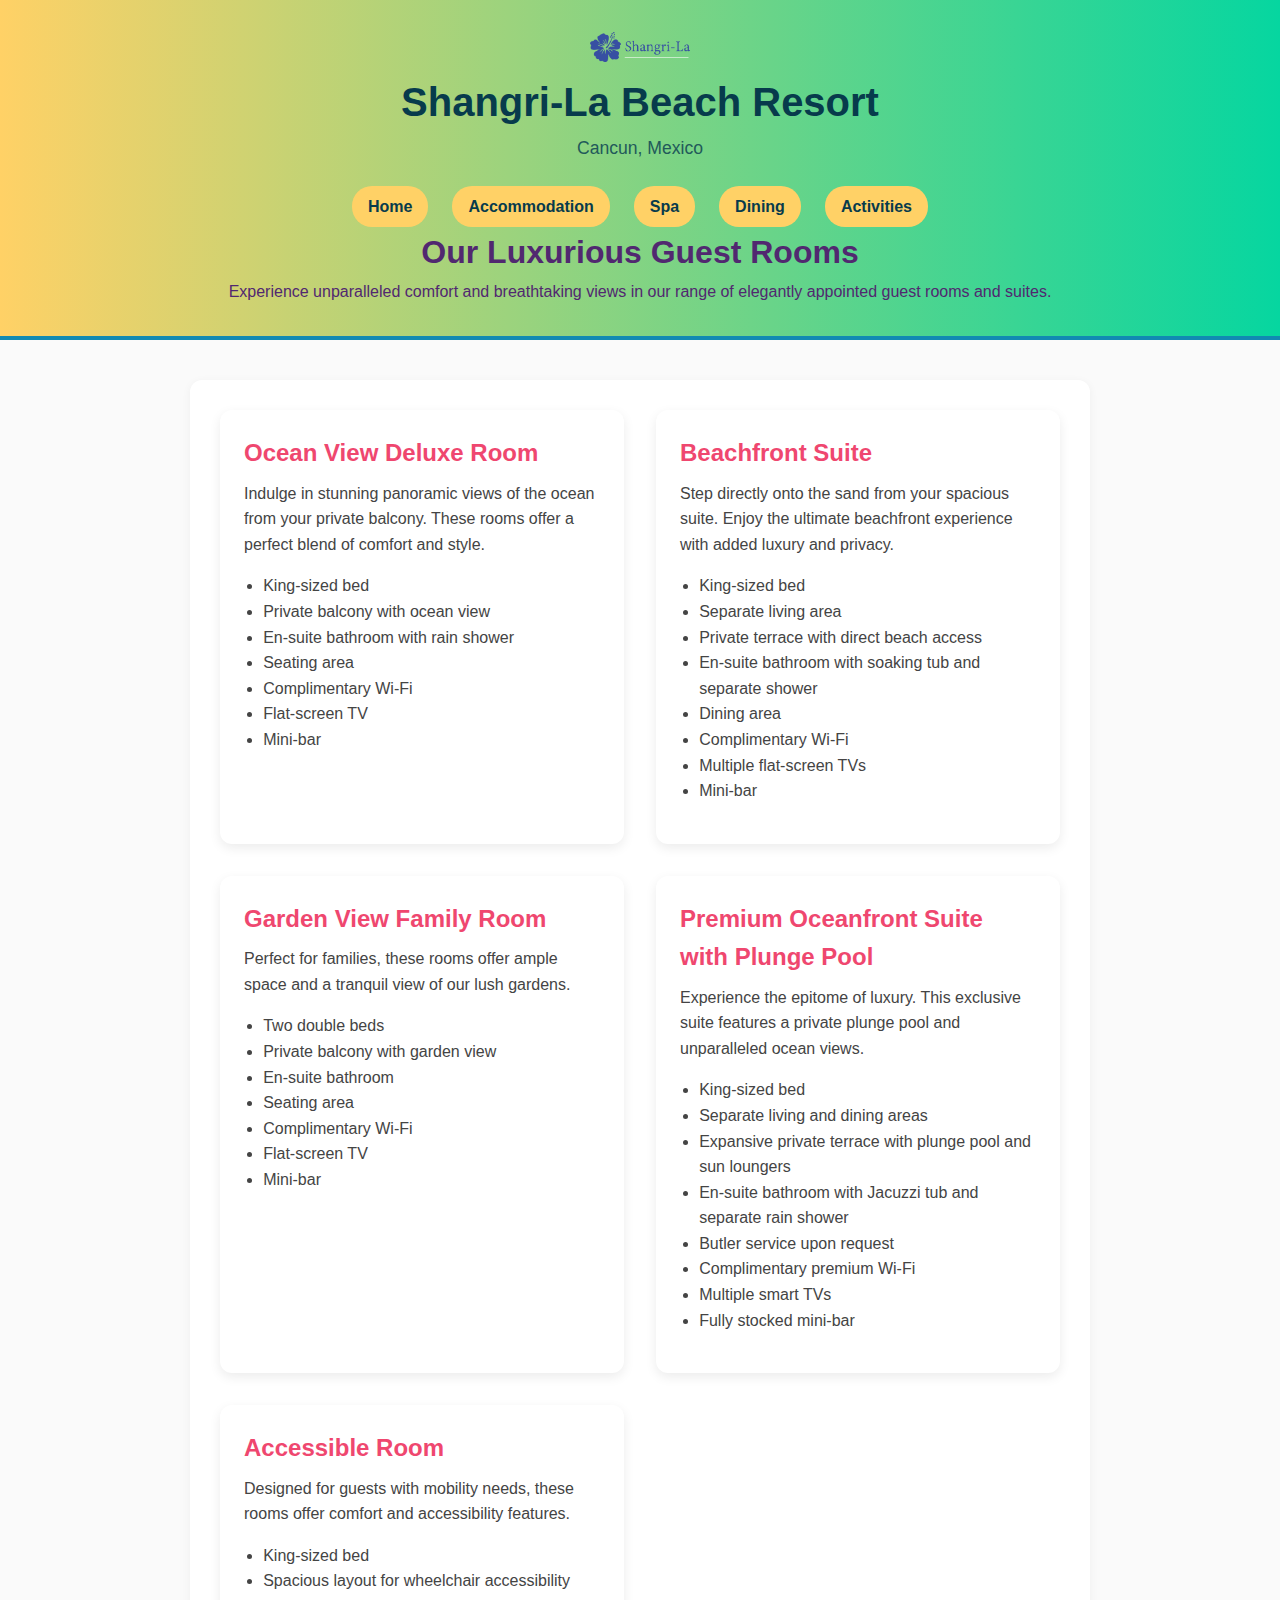
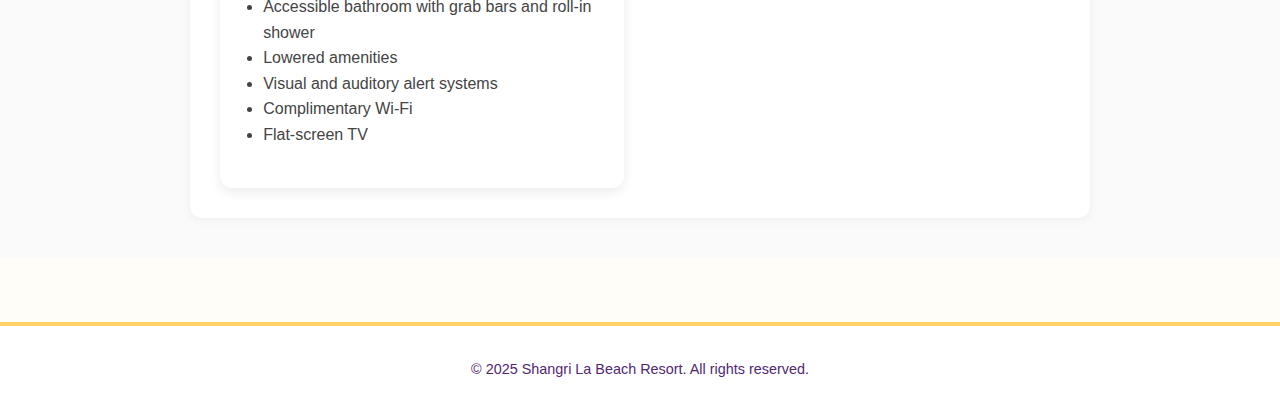
<file: accommodation.html>
<!DOCTYPE html>
<html lang="en">
<head>
  <meta charset="UTF-8" />
  <meta name="viewport" content="width=device-width, initial-scale=1.0"/>
  <title>Accommodations – Shangri La Beach Resort</title>
  <link rel="stylesheet" href="styles.css" />
</head>
<body>

  <header>
    <div class="header-top">
        <a href="index.html">
          <img src="Photos/logo.png" alt="Shangri-La Logo" class="logo" />
        </a>
        <div class="header-text">
          <h1>Shangri-La Beach Resort</h1>
          <p>Cancun, Mexico</p>
        </div>
      </div>
    
      <nav>
        <a href="index.html">Home</a>
        <a href="accommodation.html">Accommodation</a>
        <a href="spa.html">Spa</a>
        <a href="dining.html">Dining</a>
        <a href="activities.html">Activities</a>
      </nav>

    <h1>Our Luxurious Guest Rooms</h1>
    <p>Experience unparalleled comfort and breathtaking views in our range of elegantly appointed guest rooms and suites.</p>
  </header>

  <main>
    <section class="section">
      <div class="grid">

        <div class="card accommodation">
          <h3>Ocean View Deluxe Room</h3>
          <p>Indulge in stunning panoramic views of the ocean from your private balcony. These rooms offer a perfect blend of comfort and style.</p>
          <ul class="amenities">
            <li>King-sized bed</li>
            <li>Private balcony with ocean view</li>
            <li>En-suite bathroom with rain shower</li>
            <li>Seating area</li>
            <li>Complimentary Wi-Fi</li>
            <li>Flat-screen TV</li>
            <li>Mini-bar</li>
          </ul>
        </div>

        <div class="card accommodation">
          <h3>Beachfront Suite</h3>
          <p>Step directly onto the sand from your spacious suite. Enjoy the ultimate beachfront experience with added luxury and privacy.</p>
          <ul class="amenities">
            <li>King-sized bed</li>
            <li>Separate living area</li>
            <li>Private terrace with direct beach access</li>
            <li>En-suite bathroom with soaking tub and separate shower</li>
            <li>Dining area</li>
            <li>Complimentary Wi-Fi</li>
            <li>Multiple flat-screen TVs</li>
            <li>Mini-bar</li>
          </ul>
        </div>

        <div class="card accommodation">
          <h3>Garden View Family Room</h3>
          <p>Perfect for families, these rooms offer ample space and a tranquil view of our lush gardens.</p>
          <ul class="amenities">
            <li>Two double beds</li>
            <li>Private balcony with garden view</li>
            <li>En-suite bathroom</li>
            <li>Seating area</li>
            <li>Complimentary Wi-Fi</li>
            <li>Flat-screen TV</li>
            <li>Mini-bar</li>
          </ul>
        </div>

        <div class="card accommodation">
          <h3>Premium Oceanfront Suite with Plunge Pool</h3>
          <p>Experience the epitome of luxury. This exclusive suite features a private plunge pool and unparalleled ocean views.</p>
          <ul class="amenities">
            <li>King-sized bed</li>
            <li>Separate living and dining areas</li>
            <li>Expansive private terrace with plunge pool and sun loungers</li>
            <li>En-suite bathroom with Jacuzzi tub and separate rain shower</li>
            <li>Butler service upon request</li>
            <li>Complimentary premium Wi-Fi</li>
            <li>Multiple smart TVs</li>
            <li>Fully stocked mini-bar</li>
          </ul>
        </div>

        <div class="card accommodation">
          <h3>Accessible Room</h3>
          <p>Designed for guests with mobility needs, these rooms offer comfort and accessibility features.</p>
          <ul class="amenities">
            <li>King-sized bed</li>
            <li>Spacious layout for wheelchair accessibility</li>
            <li>Accessible bathroom with grab bars and roll-in shower</li>
            <li>Lowered amenities</li>
            <li>Visual and auditory alert systems</li>
            <li>Complimentary Wi-Fi</li>
            <li>Flat-screen TV</li>
          </ul>

        </div>

      </div>
    </section>
  </main>

  <footer>
    <p>&copy; 2025 Shangri La Beach Resort. All rights reserved.</p>
  </footer>

</body>
</html>
</file>
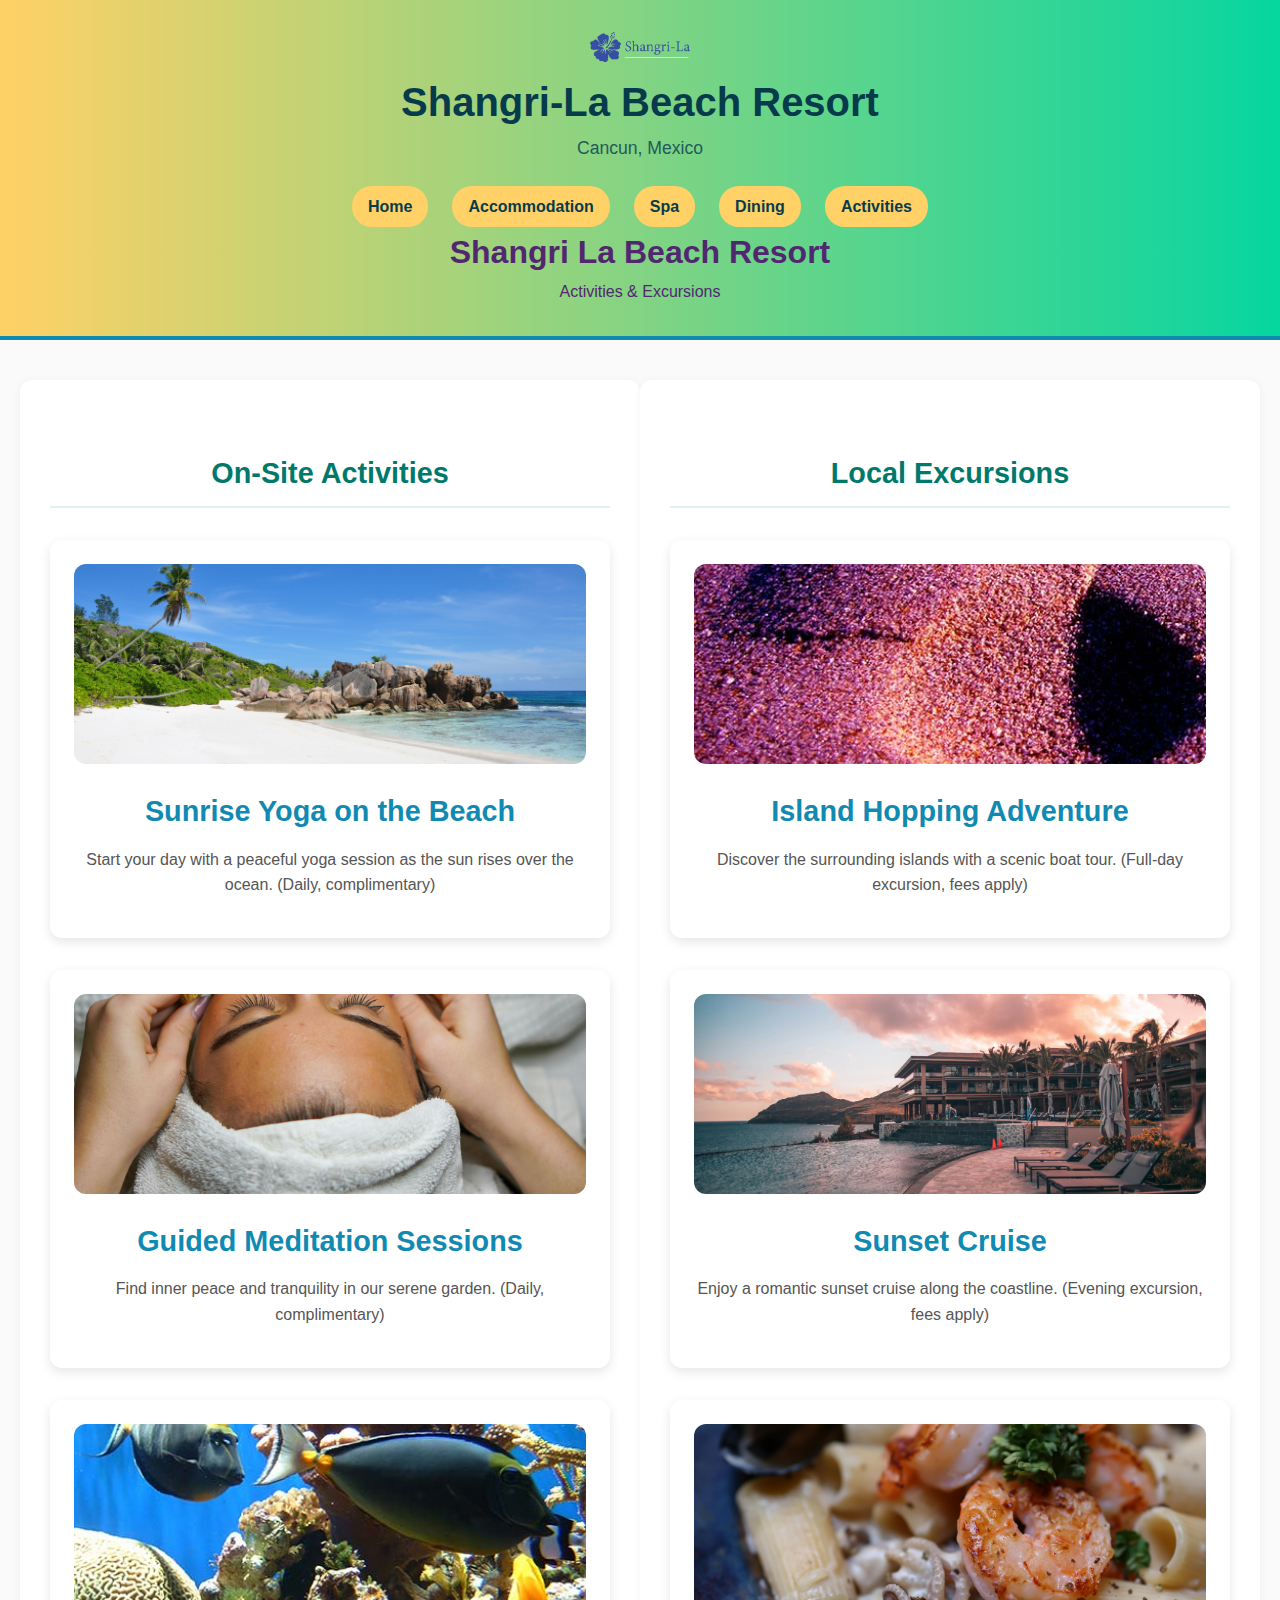
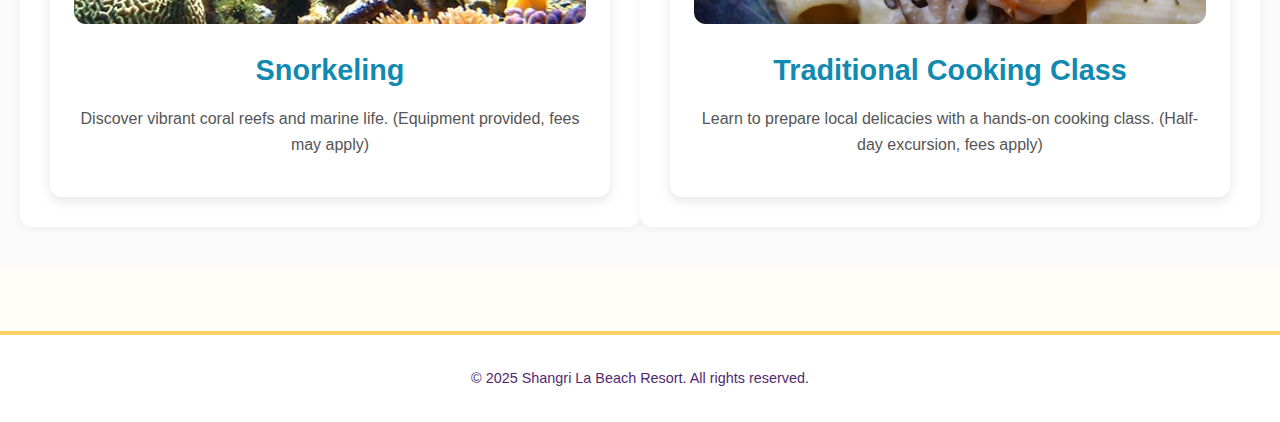
<file: activities.html>
<!DOCTYPE html>
<html lang="en">
<head>
  <meta charset="UTF-8" />
  <meta name="viewport" content="width=device-width, initial-scale=1.0" />
  <title>Shangri La Beach Resort</title>
  <link rel="stylesheet" href="styles.css" />
  <link rel="icon" href="Photos/favicon.png" type="image-icon" />
</head>
<body>

  <header>
    <div class="header-top">
        <a href="index.html">
          <img src="Photos/logo.png" alt="Shangri-La Logo" class="logo" />
        </a>
        <div class="header-text">
          <h1>Shangri-La Beach Resort</h1>
          <p>Cancun, Mexico</p>
        </div>
      </div>
    
      <nav>
        <a href="index.html">Home</a>
        <a href="accommodation.html">Accommodation</a>
        <a href="spa.html">Spa</a>
        <a href="dining.html">Dining</a>
        <a href="activities.html">Activities</a>
      </nav>
    <h1>Shangri La Beach Resort</h1>
    <p>Activities & Excursions</p>
  </header>

  <main>
    <section class="section">
      <h2>On-Site Activities</h2>

      <div class="grid">
        <div class="card">
          <img src="Photos/sand-bar.jpg" alt="Sunrise Yoga on the Beach" class="activity-image" />
          <h3>Sunrise Yoga on the Beach</h3>
          <p>Start your day with a peaceful yoga session as the sun rises over the ocean. (Daily, complimentary)</p>
        </div>

        <div class="card">
          <img src="Photos/guided-meditation.jpg" alt="Guided Meditation Sessions" class="activity-image" />
          <h3>Guided Meditation Sessions</h3>
          <p>Find inner peace and tranquility in our serene garden. (Daily, complimentary)</p>
        </div>

        <div class="card">
          <img src="Photos/coral-reef.jpg" alt="Snorkeling" class="activity-image" />
          <h3>Snorkeling</h3>
          <p>Discover vibrant coral reefs and marine life. (Equipment provided, fees may apply)</p>
        </div>
      </div>
    </section>

    <section class="section">
      <h2>Local Excursions</h2>

      <div class="grid">
        <div class="card">
          <img src="Photos/island-hoping-adventure.jpg" alt="Island Hopping Adventure" class="activity-image" />
          <h3>Island Hopping Adventure</h3>
          <p>Discover the surrounding islands with a scenic boat tour. (Full-day excursion, fees apply)</p>
        </div>

        <div class="card">
          <img src="Photos/sunset-cruise.jpg" alt="Sunset Cruise" class="activity-image" />
          <h3>Sunset Cruise</h3>
          <p>Enjoy a romantic sunset cruise along the coastline. (Evening excursion, fees apply)</p>
        </div>

        <div class="card">
          <img src="Photos/cooking-class.jpg" alt="Traditional Cooking Class" class="activity-image" />
          <h3>Traditional Cooking Class</h3>
          <p>Learn to prepare local delicacies with a hands-on cooking class. (Half-day excursion, fees apply)</p>
        </div>
      </div>
    </section>
  </main>

  <footer>
    <p>&copy; 2025 Shangri La Beach Resort. All rights reserved.</p>
  </footer>

</body>
</html>
</file>
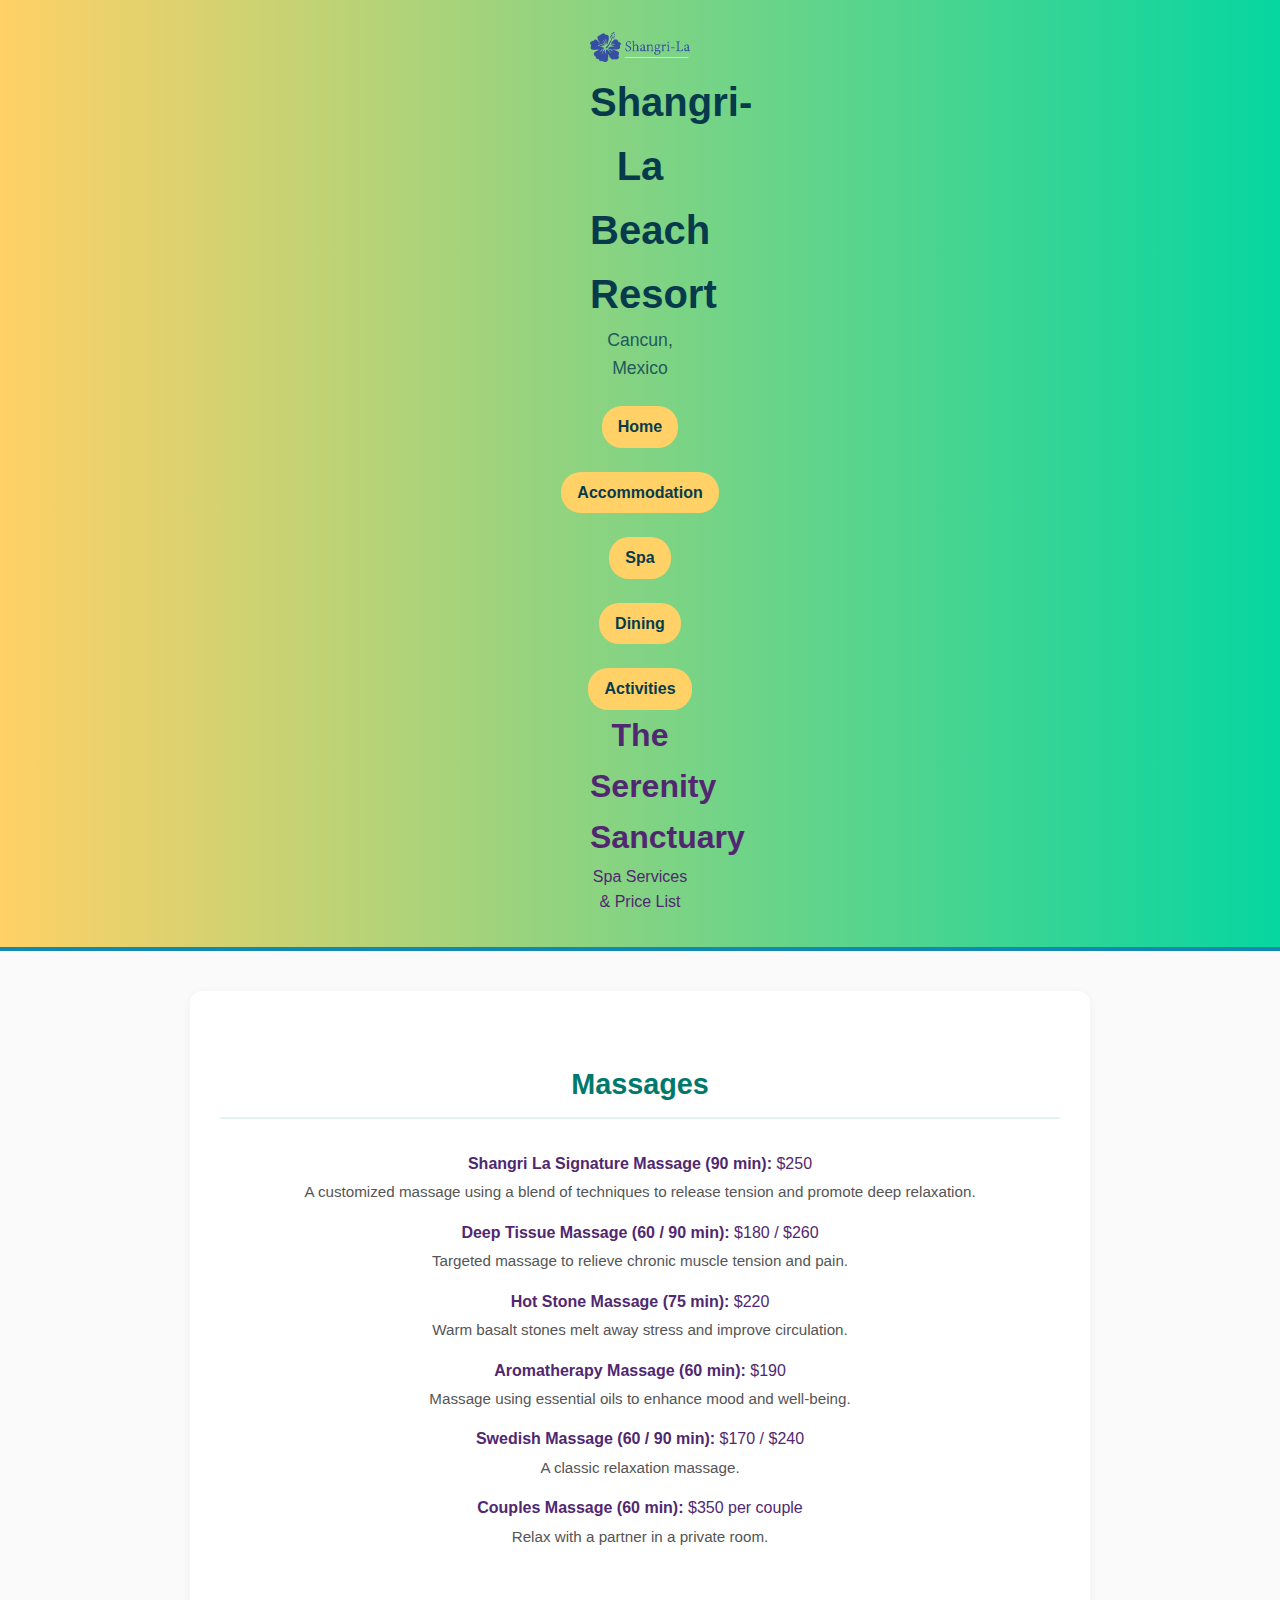
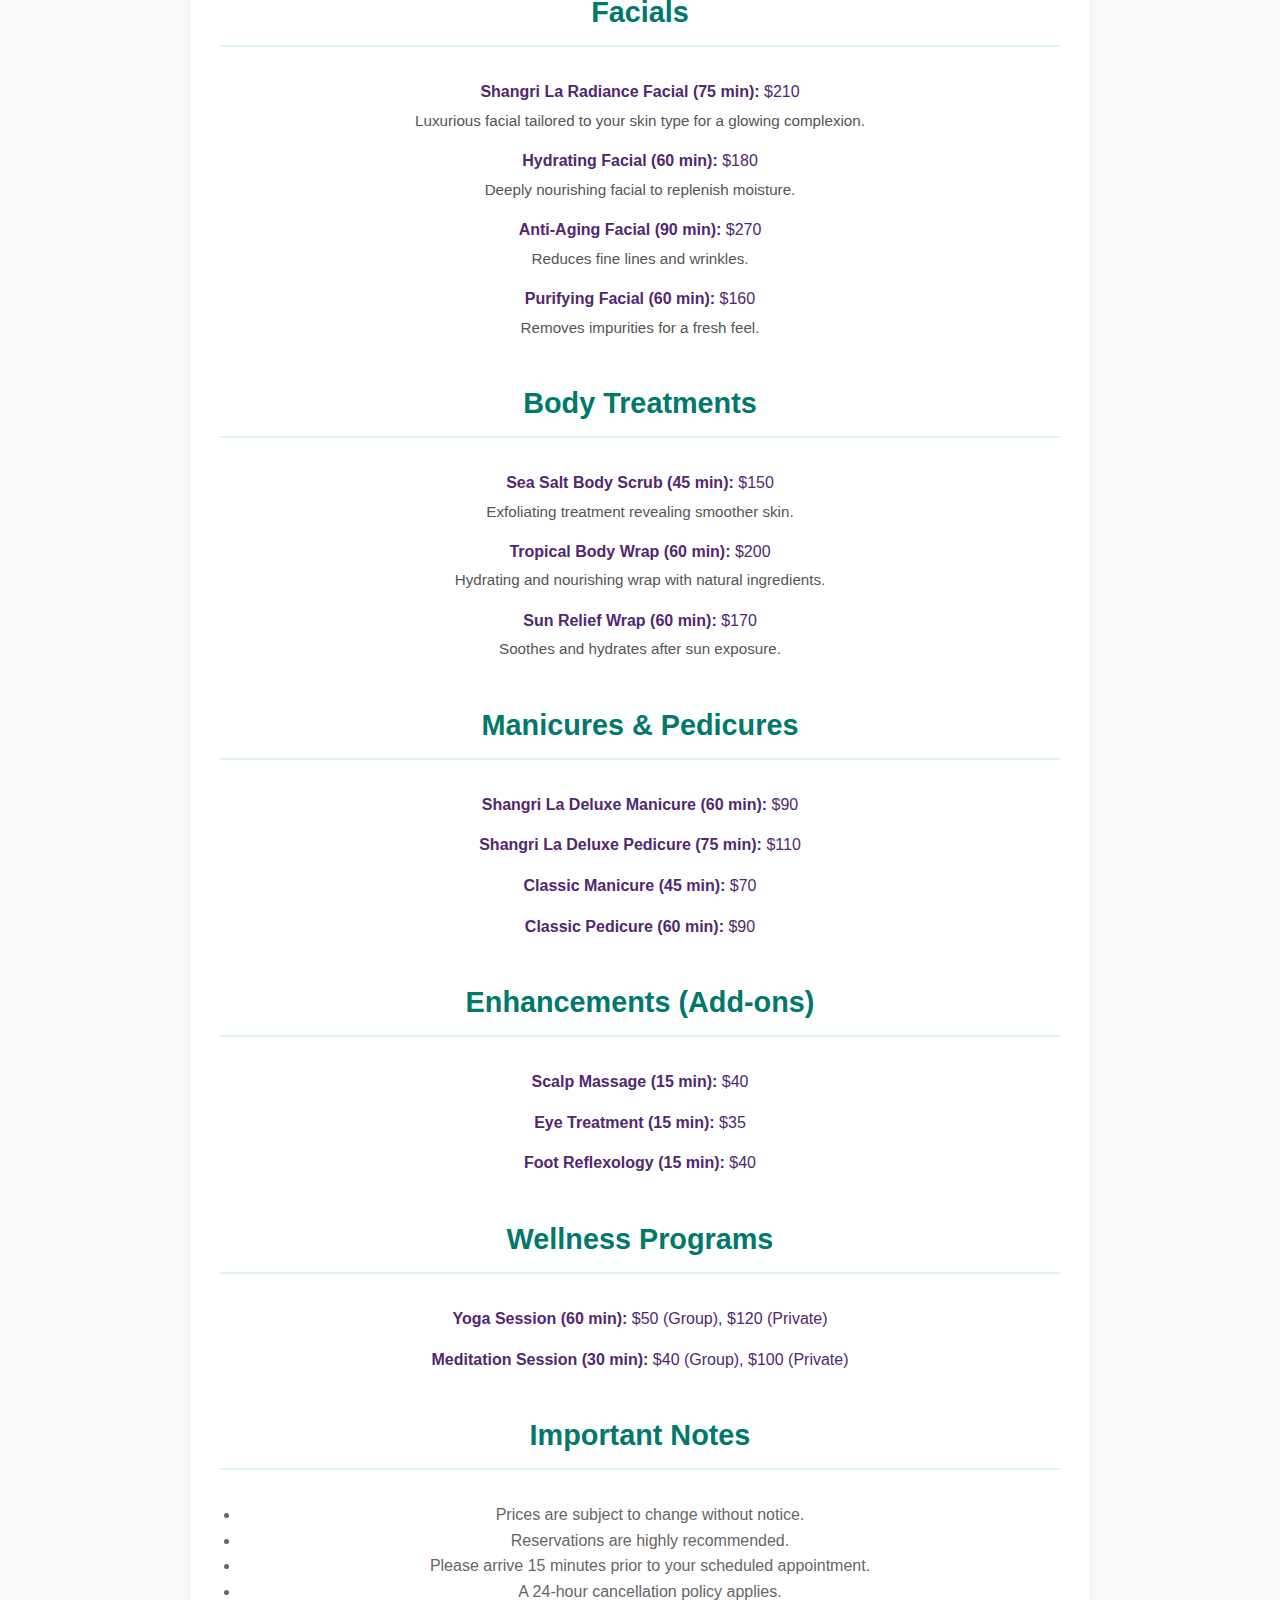
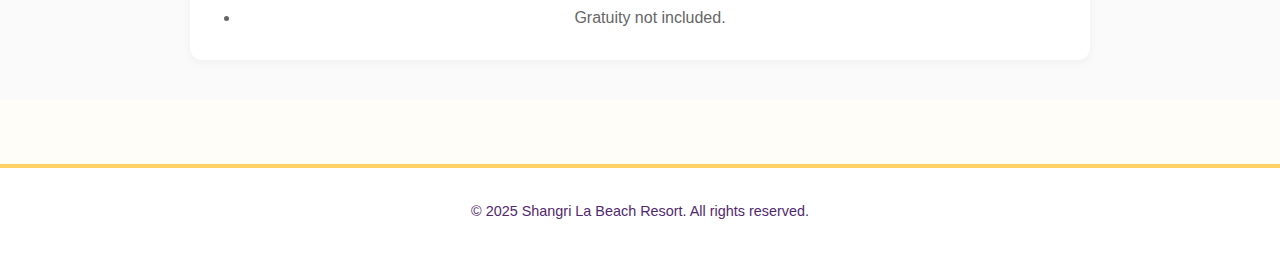
<file: spa.html>
<!DOCTYPE html>
<html lang="en">
<head>
  <meta charset="UTF-8" />
  <meta name="viewport" content="width=device-width, initial-scale=1.0"/>
  <title>Spa – Shangri La Beach Resort</title>
  <link rel="stylesheet" href="styles.css" />
</head>
<body>

  <header>
    <div class="logo">
        <div class="header-top">
            <a href="index.html">
              <img src="Photos/logo.png" alt="Shangri-La Logo" class="logo" />
            </a>
            <div class="header-text">
              <h1>Shangri-La Beach Resort</h1>
              <p>Cancun, Mexico</p>
            </div>
          </div>
        
          <nav>
            <a href="index.html">Home</a>
            <a href="accommodation.html">Accommodation</a>
            <a href="spa.html">Spa</a>
            <a href="dining.html">Dining</a>
            <a href="activities.html">Activities</a>
          </nav>
    <h1>The Serenity Sanctuary</h1>
    <p>Spa Services & Price List</p>
  </header>

  <main>
    <section class="section">
      <h2>Massages</h2>
      <ul class="spa-list">
        <li><strong>Shangri La Signature Massage (90 min):</strong> $250<br><span>A customized massage using a blend of techniques to release tension and promote deep relaxation.</span></li>
        <li><strong>Deep Tissue Massage (60 / 90 min):</strong> $180 / $260<br><span>Targeted massage to relieve chronic muscle tension and pain.</span></li>
        <li><strong>Hot Stone Massage (75 min):</strong> $220<br><span>Warm basalt stones melt away stress and improve circulation.</span></li>
        <li><strong>Aromatherapy Massage (60 min):</strong> $190<br><span>Massage using essential oils to enhance mood and well-being.</span></li>
        <li><strong>Swedish Massage (60 / 90 min):</strong> $170 / $240<br><span>A classic relaxation massage.</span></li>
        <li><strong>Couples Massage (60 min):</strong> $350 per couple<br><span>Relax with a partner in a private room.</span></li>
      </ul>

      <h2>Facials</h2>
      <ul class="spa-list">
        <li><strong>Shangri La Radiance Facial (75 min):</strong> $210<br><span>Luxurious facial tailored to your skin type for a glowing complexion.</span></li>
        <li><strong>Hydrating Facial (60 min):</strong> $180<br><span>Deeply nourishing facial to replenish moisture.</span></li>
        <li><strong>Anti-Aging Facial (90 min):</strong> $270<br><span>Reduces fine lines and wrinkles.</span></li>
        <li><strong>Purifying Facial (60 min):</strong> $160<br><span>Removes impurities for a fresh feel.</span></li>
      </ul>

      <h2>Body Treatments</h2>
      <ul class="spa-list">
        <li><strong>Sea Salt Body Scrub (45 min):</strong> $150<br><span>Exfoliating treatment revealing smoother skin.</span></li>
        <li><strong>Tropical Body Wrap (60 min):</strong> $200<br><span>Hydrating and nourishing wrap with natural ingredients.</span></li>
        <li><strong>Sun Relief Wrap (60 min):</strong> $170<br><span>Soothes and hydrates after sun exposure.</span></li>
      </ul>

      <h2>Manicures & Pedicures</h2>
      <ul class="spa-list">
        <li><strong>Shangri La Deluxe Manicure (60 min):</strong> $90</li>
        <li><strong>Shangri La Deluxe Pedicure (75 min):</strong> $110</li>
        <li><strong>Classic Manicure (45 min):</strong> $70</li>
        <li><strong>Classic Pedicure (60 min):</strong> $90</li>
      </ul>

      <h2>Enhancements (Add-ons)</h2>
      <ul class="spa-list">
        <li><strong>Scalp Massage (15 min):</strong> $40</li>
        <li><strong>Eye Treatment (15 min):</strong> $35</li>
        <li><strong>Foot Reflexology (15 min):</strong> $40</li>
      </ul>

      <h2>Wellness Programs</h2>
      <ul class="spa-list">
        <li><strong>Yoga Session (60 min):</strong> $50 (Group), $120 (Private)</li>
        <li><strong>Meditation Session (30 min):</strong> $40 (Group), $100 (Private)</li>
      </ul>

      <h2>Important Notes</h2>
      <ul class="spa-notes">
        <li>Prices are subject to change without notice.</li>
        <li>Reservations are highly recommended.</li>
        <li>Please arrive 15 minutes prior to your scheduled appointment.</li>
        <li>A 24-hour cancellation policy applies.</li>
        <li>Gratuity not included.</li>
      </ul>
    </section>
  </main>

  <footer>
    <p>&copy; 2025 Shangri La Beach Resort. All rights reserved.</p>
  </footer>

</body>
</html>
</file>
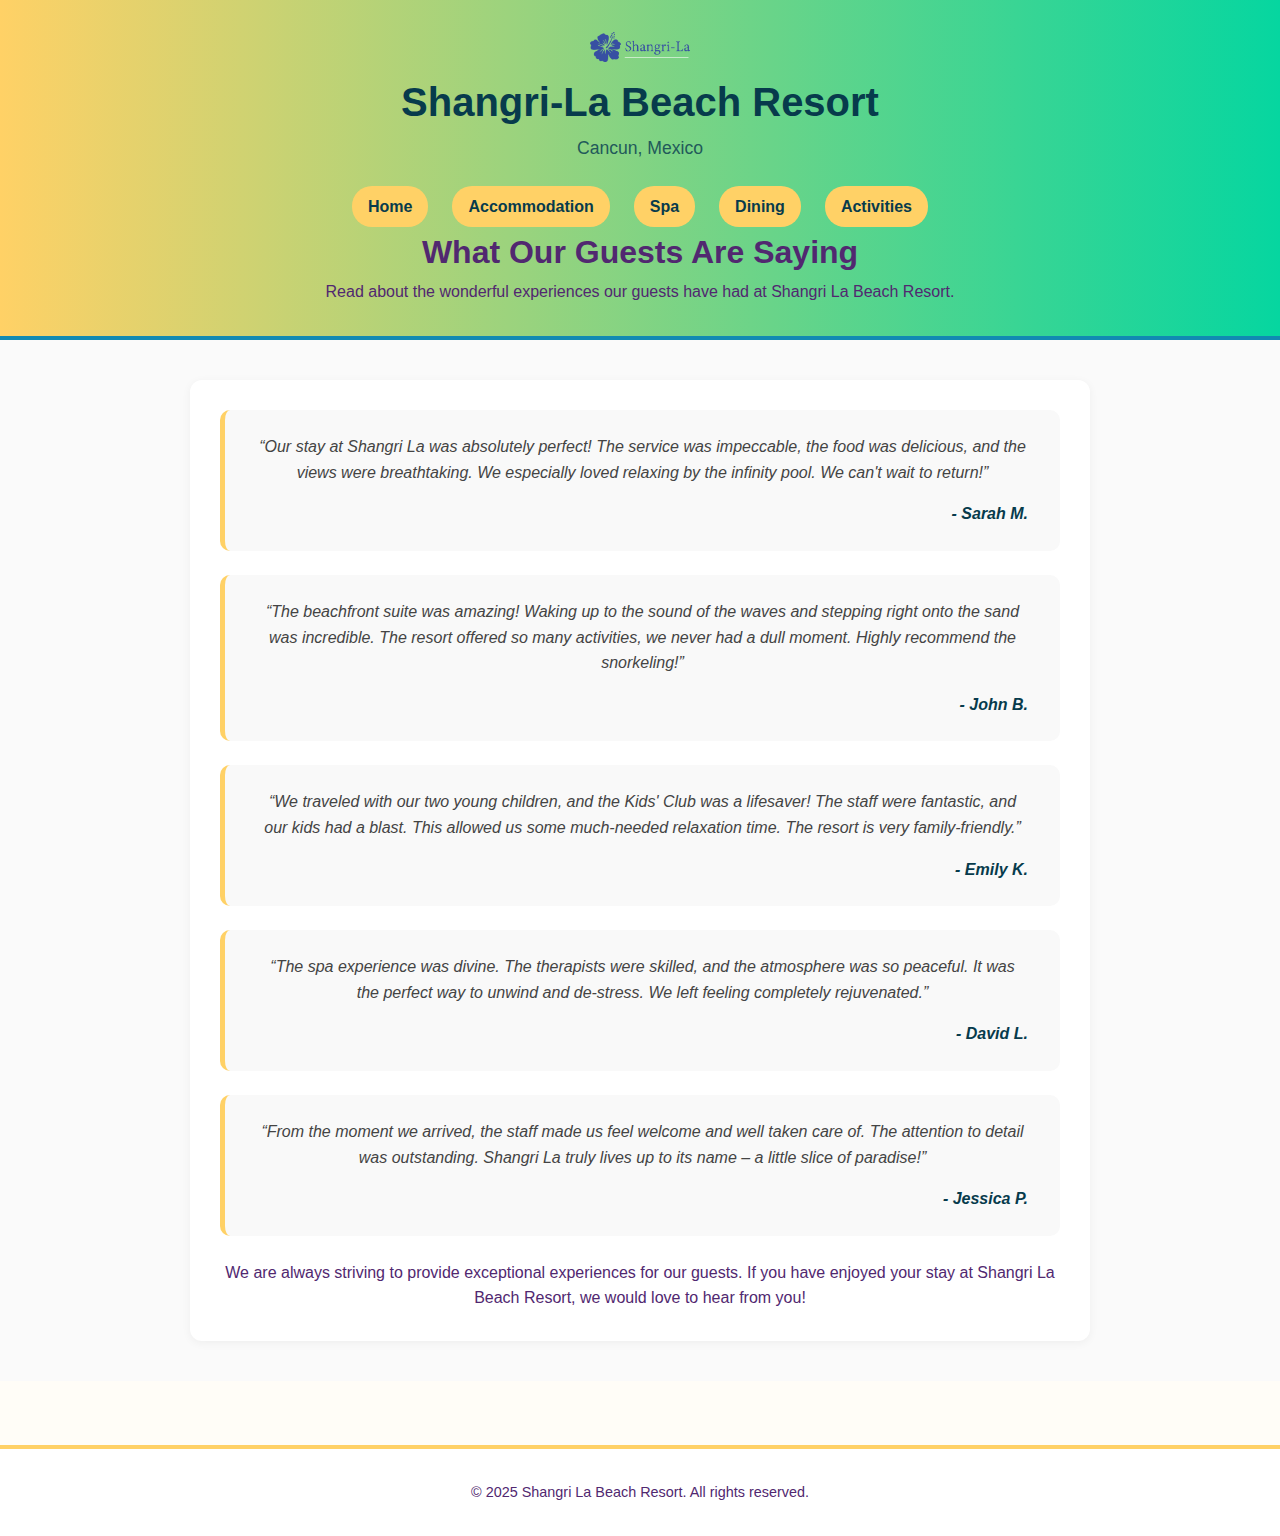
<file: testimonial.html>
<!DOCTYPE html>
<html lang="en">
<head>
  <meta charset="UTF-8" />
  <meta name="viewport" content="width=device-width, initial-scale=1.0"/>
  <title>Guest Testimonials – Shangri La Beach Resort</title>
  <link rel="stylesheet" href="styles.css" />
  <link rel="icon" href="Photos/favicon.png" type="image-icon" />
</head>
<body>

  <header>
    <div class="header-top">
        <a href="index.html">
          <img src="Photos/logo.png" alt="Shangri-La Logo" class="logo" />
        </a>
        <div class="header-text">
          <h1>Shangri-La Beach Resort</h1>
          <p>Cancun, Mexico</p>
        </div>
      </div>
    
      <nav>
        <a href="index.html">Home</a>
        <a href="accommodation.html">Accommodation</a>
        <a href="spa.html">Spa</a>
        <a href="dining.html">Dining</a>
        <a href="activities.html">Activities</a>
      </nav>
      
    <h1>What Our Guests Are Saying</h1>
    <p>Read about the wonderful experiences our guests have had at Shangri La Beach Resort.</p>
  </header>

  <main>
    <section class="section testimonials">
      <blockquote>
        “Our stay at Shangri La was absolutely perfect! The service was impeccable, the food was delicious, and the views were breathtaking. We especially loved relaxing by the infinity pool. We can't wait to return!”
        <cite>- Sarah M.</cite>
      </blockquote>

      <blockquote>
        “The beachfront suite was amazing! Waking up to the sound of the waves and stepping right onto the sand was incredible. The resort offered so many activities, we never had a dull moment. Highly recommend the snorkeling!”
        <cite>- John B.</cite>
      </blockquote>

      <blockquote>
        “We traveled with our two young children, and the Kids' Club was a lifesaver! The staff were fantastic, and our kids had a blast. This allowed us some much-needed relaxation time. The resort is very family-friendly.”
        <cite>- Emily K.</cite>
      </blockquote>

      <blockquote>
        “The spa experience was divine. The therapists were skilled, and the atmosphere was so peaceful. It was the perfect way to unwind and de-stress. We left feeling completely rejuvenated.”
        <cite>- David L.</cite>
      </blockquote>

      <blockquote>
        “From the moment we arrived, the staff made us feel welcome and well taken care of. The attention to detail was outstanding. Shangri La truly lives up to its name – a little slice of paradise!”
        <cite>- Jessica P.</cite>
      </blockquote>

      <p class="note">
        We are always striving to provide exceptional experiences for our guests. If you have enjoyed your stay at Shangri La Beach Resort, we would love to hear from you!
      </p>
    </section>
  </main>

  <footer>
    <p>&copy; 2025 Shangri La Beach Resort. All rights reserved.</p>
  </footer>

</body>
</html>
</file>
<file: styles.css>
* {
  margin: 0;
  padding: 0;
  box-sizing: border-box;
}

body {
  font-family: 'Helvetica Neue', sans-serif;
  background-color: #fffdf7;
  color: #512870;
  line-height: 1.6;
  font-size: 16px;
}

/* Header section */
header {
  background: linear-gradient(to right, #ffd166, #06d6a0);
  padding: 2rem 1rem;
  border-bottom: 4px solid #118ab2;
  text-align: center;
}

.logo {
  max-width: 100px;
  height: auto;
  margin: 0 auto;
}

.header-text h1 {
  font-size: 2.5rem;
  color: #073b4c;
}

.header-text p {
  font-size: 1.1rem;
  color: #225a5a;
}


#weather {
  margin-top: 1rem;
  text-align: center;
  font-weight: 600;
  color: #073b4c;
}

/* Navigation section */
nav {
  display: flex;
  justify-content: center;
  flex-wrap: wrap;
  gap: 1.5rem;
  margin-top: 1.5rem;
}

nav a {
  text-decoration: none;
  color: #073b4c;
  background-color: #ffd166;
  padding: 0.5rem 1rem;
  border-radius: 20px;
  font-weight: 600;
  transition: background-color 0.3s ease, color 0.3s ease;
}

nav a:hover {
  background-color: #06d6a0;
  color: white;
}

/* Hero section */
.hero {
  padding: 5rem 2rem;
  background: linear-gradient(rgba(255,255,255,0.7), rgba(255,255,255,0.7)), url('Photos/hero.jpg') center/cover no-repeat;
  text-align: center;
  border-radius: 12px;
  margin: 2rem auto;
  max-width: 1000px;
  box-shadow: 0 4px 20px rgba(0,0,0,0.1);
}

.hero h1 {
  font-size: 3rem;
  color: #06d6a0;
  margin-bottom: 1rem;
}

.hero p {
  font-size: 1.3rem;
  color: #073b4c;
}

/* Feature section */
.feature {
  padding: 4rem 2rem;
  max-width: 1200px;
  margin: auto;
  text-align: center;
}

.feature h2 {
  font-size: 2.4rem;
  color: #118ab2;
  margin-bottom: 2rem;
}

.feature img {
  width: 100%;
  height: auto;
  max-height: 300px;
  object-fit: cover;
  border-radius: 12px;
  margin-bottom: 1rem;
  box-shadow: 0 4px 12px rgba(0,0,0,0.1);
}

.feature h3 {
  color: #ef476f;
  font-size: 1.4rem;
  margin-top: 0.5rem;
}

.feature p {
  color: #333;
  margin-bottom: 1rem;
}

/* All buttons */
.btn,
button {
  background-color: #ef476f;
  color: white;
  padding: 0.75rem 1.5rem;
  border: none;
  border-radius: 8px;
  font-size: 1rem;
  cursor: pointer;
  transition: background-color 0.3s ease;
  text-align: center;
  text-decoration: none;
  display: inline-block;
}

.btn:hover,
button:hover {
  background-color: #d61a4e;
}

/* Aligned accommodation button */
.accommodation .btn {
  display: block;
  margin: 20px auto 0;
}

/* Accommodation section */
.accommodation-section {
  padding: 4rem 2rem;
  max-width: 1200px;
  margin: auto;
  text-align: center;
}

.accommodation-section h2 {
  font-size: 2.4rem;
  color: #118ab2;
  margin-bottom: 2rem;
}

.card.accommodation {
  background-color: #ffffff;
  border-radius: 12px;
  box-shadow: 0 4px 12px rgba(0, 0, 0, 0.08);
  padding: 1.5rem;
  transition: transform 0.3s ease;
  text-align: left;
}

.card.accommodation:hover {
  transform: translateY(-5px);
}

.card.accommodation img.room-image {
  width: 100%;
  height: 220px;
  object-fit: cover;
  border-radius: 10px;
  margin-bottom: 1rem;
  box-shadow: 0 3px 8px rgba(0,0,0,0.1);
}

.card.accommodation h3 {
  font-size: 1.5rem;
  color: #ef476f;
  margin-bottom: 0.5rem;
}

.card.accommodation p {
  margin-bottom: 1rem;
  color: #444;
  font-size: 1rem;
}

.card.accommodation .amenities {
  margin-top: 1rem;
}


/* Dining Section */
.section {
  padding: 4rem 2rem;
  text-align: center;
}

.section h2 {
  font-size: 2.5rem;
  color: #118ab2;
  margin-bottom: 2rem;
}


/* Fixed grid for dining section */
.grid {
  display: grid;
  grid-template-columns: repeat(auto-fit, minmax(280px, 1fr));
  gap: 2rem;
  justify-content: center;
}

/* Dining section */
.card {
  background-color: #fff;
  border-radius: 12px;
  box-shadow: 0 4px 12px rgba(0, 0, 0, 0.1);
  padding: 1.5rem;
  text-align: center;
  transition: transform 0.3s ease, box-shadow 0.3s ease;
}

.card img {
  width: 100%;
  height: 200px;
  object-fit: cover;
  border-radius: 12px;
  margin-bottom: 1rem;
}

.card h3 {
  font-size: 1.8rem;
  color: #118ab2;
  margin-bottom: 0.8rem;
}

.card p {
  font-size: 1rem;
  color: #555;
  margin-bottom: 1rem;
}

/* Spa section */
main {
  display: flex;
  justify-content: center;
  padding: 40px 20px;
  background-color: #fafafa;
}

.section {
  max-width: 900px;
  width: 100%;
  background-color: #ffffff;
  padding: 30px;
  border-radius: 12px;
  box-shadow: 0 2px 10px rgba(0, 0, 0, 0.05);
}

.section h2 {
  margin-top: 40px;
  font-size: 1.8rem;
  color: #00796b;
  border-bottom: 2px solid #e0f2f1;
  padding-bottom: 10px;
}

.spa-list {
  list-style-type: none;
  padding: 0;
  margin: 20px 0;
}

.spa-list li {
  margin-bottom: 15px;
  font-size: 1rem;
  line-height: 1.6;
}

.spa-list span {
  color: #555;
  display: block;
  margin-top: 4px;
  font-size: 0.95rem;
}

.spa-notes {
  list-style-type: disc;
  padding-left: 20px;
  color: #666;
  margin-top: 20px;
}

/* Image styling for activity */
.activity-image {
  width: 100%;
  height: 200px;
  object-fit: cover;
  border-radius: 12px;
  margin-bottom: 1rem;
}


/* Styles for buttons */
.card .btn {
  background-color: #ef476f;
  color: white;
  padding: 0.75rem 1.5rem;
  border: none;
  border-radius: 8px;
  font-size: 1rem;
  cursor: pointer;
  transition: background-color 0.3s ease;
}

.card .btn:hover {
  background-color: #d61a4e;
}

/* Hover effect */
.card:hover {
  transform: translateY(-10px);
  box-shadow: 0 8px 20px rgba(0, 0, 0, 0.2);
}

/* Layout for grids */
.grid {
  display: grid;
  grid-template-columns: repeat(auto-fit, minmax(280px, 1fr));
  gap: 2rem;
  justify-content: center;
}

/* Testimonial section*/
.testimonials blockquote {
  background-color: #f9f9f9;
  padding: 1.5rem 2rem;
  border-left: 5px solid #ffd166;
  border-radius: 10px;
  font-style: italic;
  color: #444;
  margin-bottom: 1.5rem;
  position: relative;
}

.testimonials cite {
  display: block;
  margin-top: 1rem;
  font-weight: bold;
  color: #073b4c;
  text-align: right;
}

/* Amenities section */
.amenities {
  list-style-type: disc;
  padding-left: 1.2rem;
  margin: 1rem 0;
  text-align: left;
  color: #444;
}

/* Footer section */
footer {
  background-color: white;
  text-align: center;
  padding: 2rem 1rem;
  font-size: 0.9rem;
  border-top: 4px solid #ffd166;
  margin-top: 4rem;
}

/* Responsive design */
@media (max-width: 768px) {
  .hero h1 {
    font-size: 2.25rem;
  }

  .hero p {
    font-size: 1rem;
  }

  .feature {
    padding: 2rem 1rem;
  }

  .feature img {
    max-height: 250px;
  }

  .header-top {
    flex-direction: column;
  }

  .header-text h1 {
    font-size: 2rem;
  }

  nav a {
    font-size: 0.85rem;
    padding: 8px 10px;
  }

  .section h2 {
    font-size: 1.4rem;
  }

  .card h3 {
    font-size: 1.1rem;
  }

  .card p {
    font-size: 0.95rem;
  }
}
</file>
